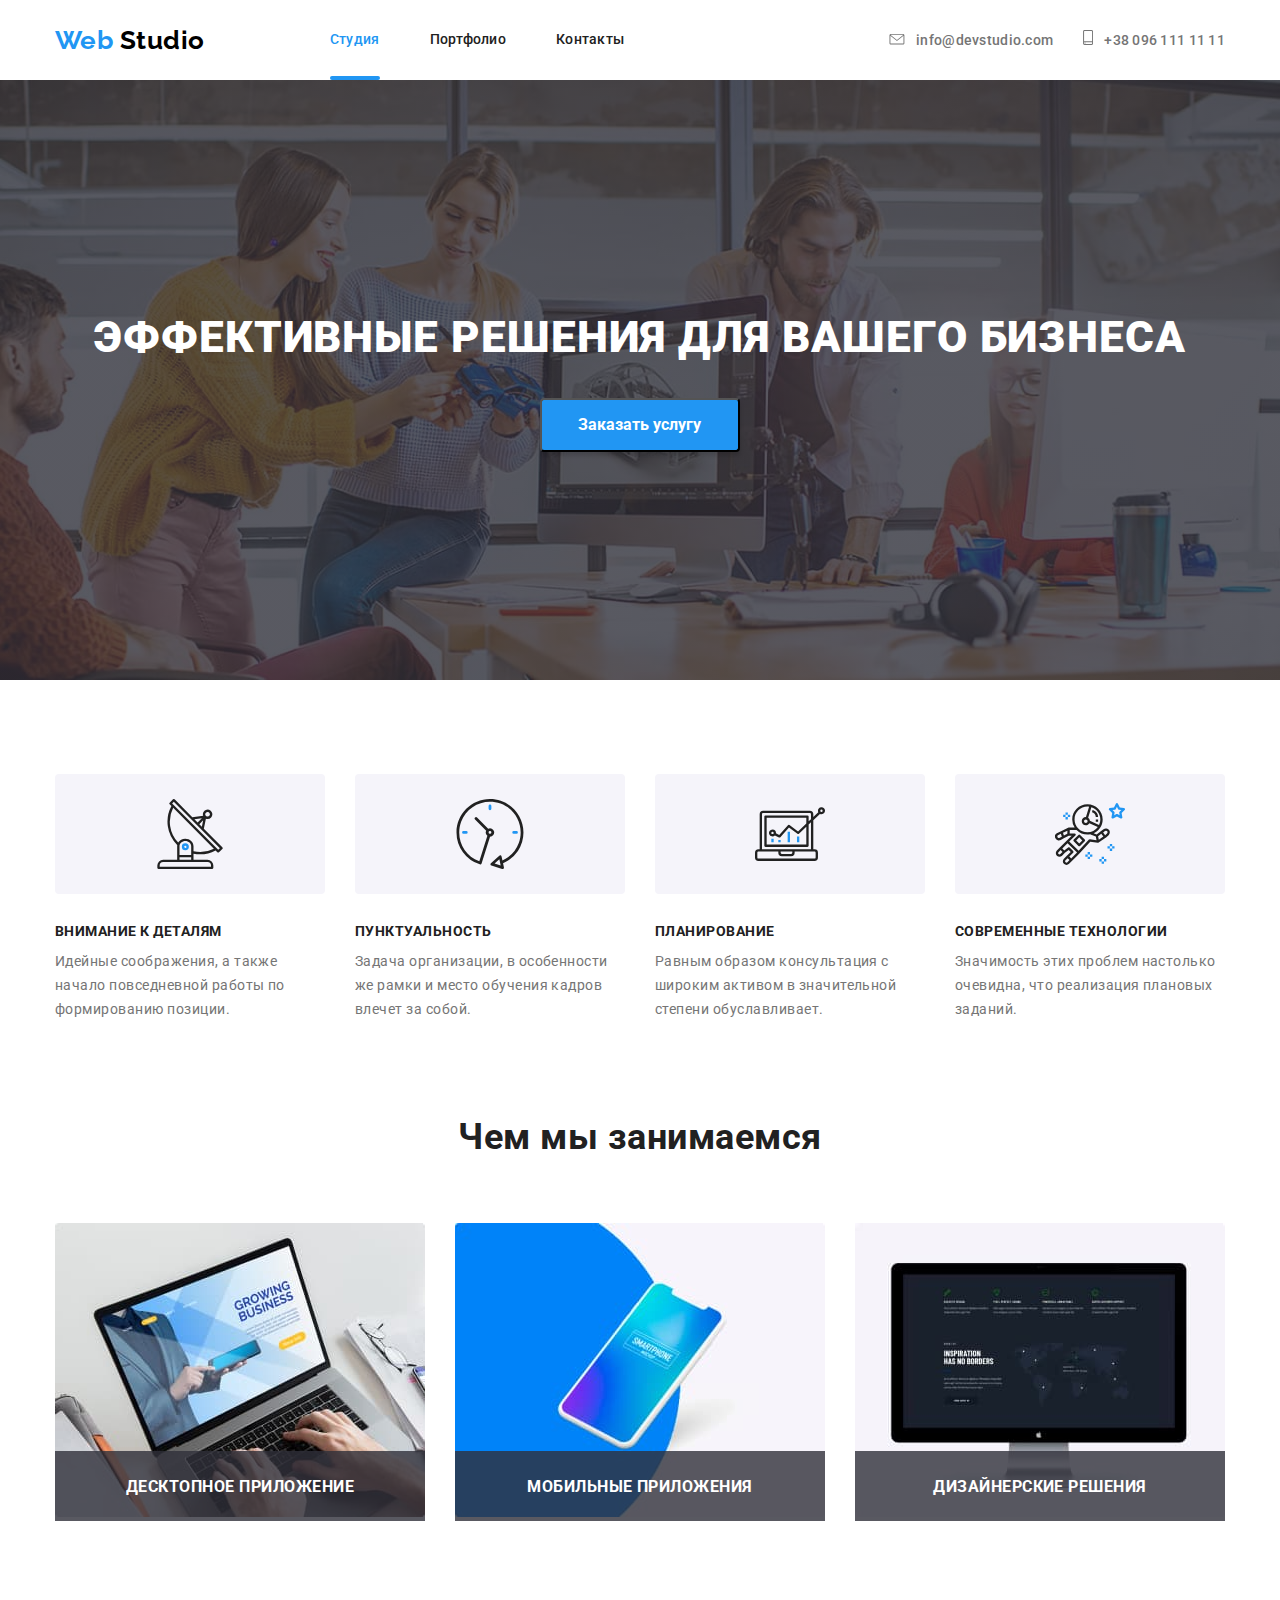
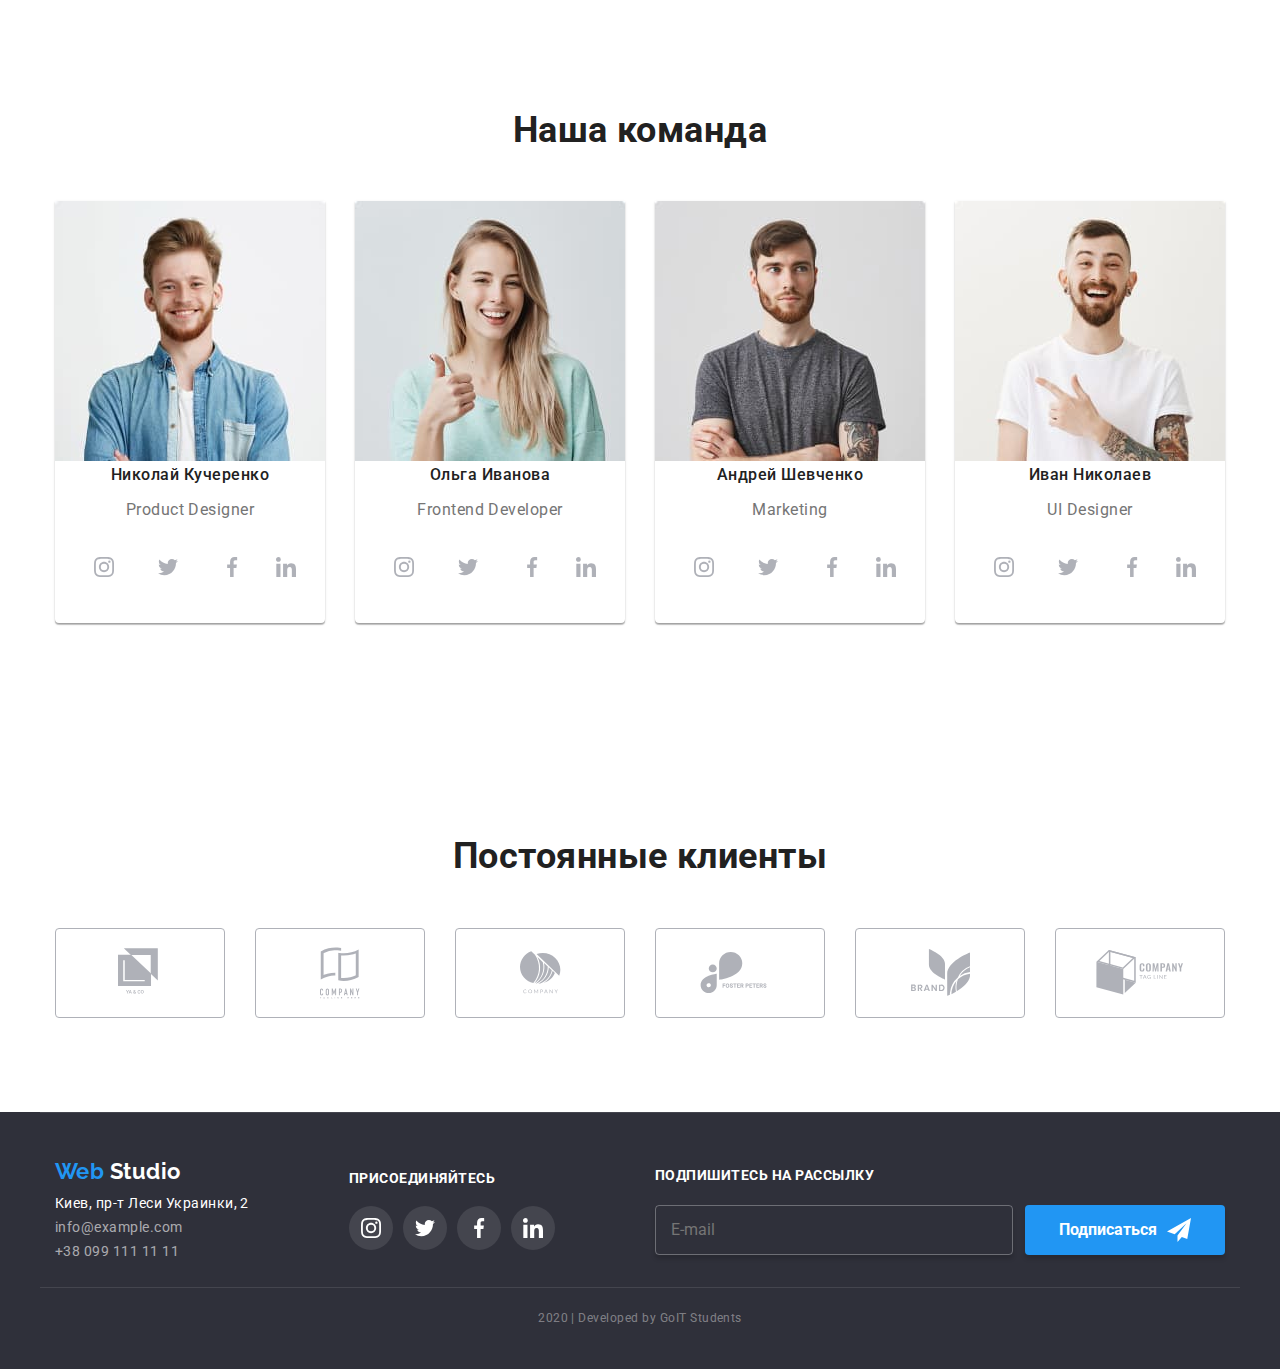
<file: index.html>
<!DOCTYPE html>
<html lang="ru">
  <head>
    <meta charset="UTF-8" />
    <meta name="viewport" content="width=device-width, initial-scale=1.0" />
    <title>Web Studio</title>
    <link
      href="https://fonts.googleapis.com/css2?family=Raleway:wght@700&family=Roboto:wght@400;700;900&display=swap"
      rel="stylesheet"
    />
    <link rel="stylesheet" href="./css/main.min.css" />
  </head>
  <body>
    <!--Шапка сайта-->
    <header class="page-header">
      <div class="container header">
        <nav class="main-nav">
          <a class="header-logo" href="./"
            ><span class="logo-blue-part">Web </span>Studio</a
          >
          <ul class="list">
            <li class="item">
              <a class="header-link current" href="#">Студия</a>
            </li>
            <li class="item">
              <a class="header-link" href="./portfolio.html">Портфолио</a>
            </li>
            <li class="item"><a class="header-link" href="#">Контакты</a></li>
          </ul>
        </nav>
        <address class="header-address">
          <ul class="list header-address">
            <li>
              <a class="header-link address" href="mailto:info@devstudio.com"
                ><svg class="header-icon mail">
                  <use href="./images/symbol-defs.svg#envelope-icon"></use></svg
                >info@devstudio.com</a
              >
            </li>
            <li>
              <a class="header-link address" href="tel:+380961111111"
                ><svg class="header-icon phone">
                  <use href="./images/symbol-defs.svg#smartphone"></use></svg
                >+38 096 111 11 11</a
              >
            </li>
          </ul>
        </address>
      </div>
    </header>
    <main>
      <!--Герой-->
      
        <section class="section-hero">
          <div class="section-text">
            <h1 class="hero-title">Эффективные решения для вашего бизнеса</h1>
            <button data-open-modal class="hero-button" href="#">
              Заказать услугу
            </button>
          </div>
          <div role="group" class="backdrop is-hidden" data-backdrop>
              <form class="modal js-speaker-form" autocomplete="off">
                <button data-close-modal class="close-button"><svg class="close-item">
                  <use href="./images/symbol-defs.svg#close"></use>
                </svg></button>
                <h2 class="form-title">Оставьте свои данные, мы вам перезвоним</h2>
                  <label class="form-field">
                    <input class="form-input" type="text" name="name" placeholder=" " autofocus /><span class="form-label">Имя</span><svg class="form-icon name">
                      <use href="./images/symbol-defs.svg#name"></use>
                    </svg></label>
                  <label class="form-field"><input class="form-input" type="tel" name="tel" placeholder=" " /><span class="form-label">Телефон</span><svg class="form-icon tel">
                    <use href="./images/symbol-defs.svg#tel"></use>
                  </svg></label>
                  <label class="form-field" for="e-mail"><input class="form-input" type="email" name="email" placeholder=" " /><span class="form-label">Почта</span><svg class="form-icon mail">
                    <use href="./images/symbol-defs.svg#mail"></use>
                  </svg></label>
                  <label class="form-field" for="comment"><textarea class="form-input textarea" name="comment" id="comment" rows="5" placeholder=" "></textarea><span class="form-comment">Комментарий</span></label>
                  <label class="form-field"
                      ><input class="checkbox" type="checkbox" name="policy" /><span class="check-icon" </span></span><span class="policy-text">Соглашаюсь с рассылкой и принимаю
                      <a class="policy-ref" href="#">Условия договора</a></span></label
                  >
                <div class="submit-form">
                  <button class="submit-button" type="submit">Отправить</button>
                </div>
              </form>
            </div>
          </div>
        </section>
        <!--Преимущества-->
        <section>
          <div class="container">
            <h2 class="features-title">Наши преимущества</h2>
            <ul class="features-list">
              <li class="feature-item">
                <div class="feature-icon-box">
                  <svg class="feature-icon">
                    <use href="./images/symbol-defs.svg#advantage-1"></use>
                  </svg>
                </div>
                <h3 class="feature-title">Внимание к деталям</h3>
                <p class="feature-text">
                  Идейные соображения, а также начало повседневной работы по
                  формированию позиции.
                </p>
              </li>
              <li class="feature-item">
                <div class="feature-icon-box">
                  <svg class="feature-icon">
                    <use href="./images/symbol-defs.svg#advantage-2"></use>
                  </svg>
                </div>
                <h3 class="feature-title">Пунктуальность</h3>
                <p class="feature-text">
                  Задача организации, в особенности же рамки и место обучения
                  кадров влечет за собой.
                </p>
              </li>
              <li class="feature-item">
                <div class="feature-icon-box">
                  <svg class="feature-icon">
                    <use href="./images/symbol-defs.svg#advantage-3"></use>
                  </svg>
                </div>
                <h3 class="feature-title">Планирование</h3>
                <p class="feature-text">
                  Равным образом консультация с широким активом в значительной
                  степени обуславливает.
                </p>
              </li>
              <li class="feature-item">
                <div class="feature-icon-box">
                  <svg class="feature-icon">
                    <use href="./images/symbol-defs.svg#advantage-4"></use>
                  </svg>
                </div>
                <h3 class="feature-title">Современные технологии</h3>
                <p class="feature-text">
                  Значимость этих проблем настолько очевидна, что реализация
                  плановых заданий.
                </p>
              </li>
            </ul>
          </div>
        </section>
      </div>
      <!--Наши услуги-->
      <section>
        <div class="container services">
          <h2 class="page-title">Чем мы занимаемся</h2>
          <ul class="services-list">
            <li class="services-item">
              <img src="./images/service-1.jpg" alt="" width="370" />
              <a class="services" href="#"
                ><div class="service-background">
                  <h3 class="services-title">Десктопное приложение</h3>
                </div></a
              >
            </li>
            <li class="services-item">
              <img src="./images/service-2.jpg" alt="" width="370" />
              <a class="services" href="#">
                <div class="service-background">
                  <h3 class="services-title">Мобильные приложения</h3>
                </div>
              </a>
            </li>
            <li class="services-item">
              <img src="./images/service-3.jpg" alt="" width="370" />
              <a class="services" href="#"
                ><div class="service-background">
                  <h3 class="services-title">Дизайнерские решения</h3>
                </div></a
              >
            </li>
          </ul>
        </div>
      </section>
      <!--Наша команда-->
      <section>
        <div class="container our-team">
          <h2 class="page-title">Наша команда</h2>
          <ul class="team-list">
            <li class="team-list-item">
              <img src="./images/team-card-1.jpg" alt="" width="270" />
              <h3 class="team-text name">Николай Кучеренко</h3>
              <p class="team-text position" lang="en">Product Designer</p>
              <ul class="social-media-list">
                <li>
                  <a class="social-media-box" href="#" aria-label="Instagram"
                    ><svg class="social-media-icon">
                      <use
                        href="./images/symbol-defs.svg#instagram-icon"
                      ></use></svg
                  ></a>
                </li>
                <li>
                  <a class="social-media-box" href="#" aria-label="Twitter"
                    ><svg class="social-media-icon">
                      <use
                        href="./images/symbol-defs.svg#twitter-icon"
                      ></use></svg
                  ></a>
                </li>
                <li>
                  <a class="social-media-box" href="#" aria-label="Facebook"
                    ><svg class="social-media-icon">
                      <use
                        href="./images/symbol-defs.svg#facebook-icon"
                      ></use></svg
                  ></a>
                </li>
                <li>
                  <a class="social-media-box" href="#" aria-label="Linkedin"
                    ><svg class="social-media-icon">
                      <use
                        href="./images/symbol-defs.svg#linkedin-icon"
                      ></use></svg
                  ></a>
                </li>
              </ul>
            </li>
            <li class="team-list-item">
              <img src="./images/team-card-2.jpg" alt="" width="270" />
              <h3 class="team-text name">Ольга Иванова</h3>
              <p class="team-text position" lang="en">Frontend Developer</p>
              <ul class="social-media-list">
                <li>
                  <a class="social-media-box" href="#" aria-label="Instagram"
                    ><svg class="social-media-icon">
                      <use
                        href="./images/symbol-defs.svg#instagram-icon"
                      ></use></svg
                  ></a>
                </li>
                <li>
                  <a class="social-media-box" href="#" aria-label="Twitter"
                    ><svg class="social-media-icon">
                      <use
                        href="./images/symbol-defs.svg#twitter-icon"
                      ></use></svg
                  ></a>
                </li>
                <li>
                  <a class="social-media-box" href="#" aria-label="Facebook"
                    ><svg class="social-media-icon">
                      <use
                        href="./images/symbol-defs.svg#facebook-icon"
                      ></use></svg
                  ></a>
                </li>
                <li>
                  <a class="social-media-box" href="#" aria-label="Linkedin"
                    ><svg class="social-media-icon">
                      <use
                        href="./images/symbol-defs.svg#linkedin-icon"
                      ></use></svg
                  ></a>
                </li>
              </ul>
            </li>
            <li class="team-list-item">
              <img src="./images/team-card-3.jpg" alt="" width="270" />
              <h3 class="team-text name">Андрей Шевченко</h3>
              <p class="team-text position" lang="en">Marketing</p>
              <ul class="social-media-list">
                <li>
                  <a class="social-media-box" href="#" aria-label="Instagram"
                    ><svg class="social-media-icon">
                      <use
                        href="./images/symbol-defs.svg#instagram-icon"
                      ></use></svg
                  ></a>
                </li>
                <li>
                  <a class="social-media-box" href="#" aria-label="Twitter"
                    ><svg class="social-media-icon">
                      <use
                        href="./images/symbol-defs.svg#twitter-icon"
                      ></use></svg
                  ></a>
                </li>
                <li>
                  <a class="social-media-box" href="#" aria-label="Facebook"
                    ><svg class="social-media-icon">
                      <use
                        href="./images/symbol-defs.svg#facebook-icon"
                      ></use></svg
                  ></a>
                </li>
                <li>
                  <a class="social-media-box" href="#" aria-label="Linkedin"
                    ><svg class="social-media-icon">
                      <use
                        href="./images/symbol-defs.svg#linkedin-icon"
                      ></use></svg
                  ></a>
                </li>
              </ul>
            </li>
            <li class="team-list-item">
              <img src="./images/team-card-4.jpg" alt="" width="270" />
              <h3 class="team-text name">Иван Николаев</h3>
              <p class="team-text position" lang="en">UI Designer</p>
              <ul class="social-media-list">
                <li>
                  <a class="social-media-box" href="#" aria-label="Instagram"
                    ><svg class="social-media-icon">
                      <use
                        href="./images/symbol-defs.svg#instagram-icon"
                      ></use></svg
                  ></a>
                </li>
                <li>
                  <a class="social-media-box" href="#" aria-label="Twitter"
                    ><svg class="social-media-icon">
                      <use
                        href="./images/symbol-defs.svg#twitter-icon"
                      ></use></svg
                  ></a>
                </li>
                <li>
                  <a class="social-media-box" href="#" aria-label="Facebook"
                    ><svg class="social-media-icon">
                      <use
                        href="./images/symbol-defs.svg#facebook-icon"
                      ></use></svg
                  ></a>
                </li>
                <li>
                  <a class="social-media-box" href="#" aria-label="Linkedin"
                    ><svg class="social-media-icon">
                      <use
                        href="./images/symbol-defs.svg#linkedin-icon"
                      ></use></svg
                  ></a>
                </li>
              </ul>
            </li>
          </ul>
        </div>
      </section>
      <!--Постоянные клиенты-->
      <section>
        <div class="container">
          <h2 class="page-title clients">Постоянные клиенты</h2>
          <ul class="our-clients">
            <li>
              <a class="clients-box" href="#" aria-label="Первая компания"
                ><svg class="company-icon first">
                  <use href="./images/symbol-defs.svg#logo-1"></use></svg
              ></a>
            </li>
            <li>
              <a class="clients-box" href="#" aria-label="Вторая компания"
                ><svg class="company-icon second">
                  <use href="./images/symbol-defs.svg#logo-2"></use></svg
              ></a>
            </li>
            <li>
              <a class="clients-box" href="#" aria-label="Третья компания"
                ><svg class="company-icon third">
                  <use href="./images/symbol-defs.svg#logo-3"></use></svg
              ></a>
            </li>
            <li>
              <a class="clients-box" href="#" aria-label="Четвертая компания"
                ><svg class="company-icon fourth">
                  <use href="./images/symbol-defs.svg#logo-4"></use></svg
              ></a>
            </li>
            <li>
              <a class="clients-box" href="#" aria-label="Пятая компания"
                ><svg class="company-icon fifth">
                  <use href="./images/symbol-defs.svg#logo-5"></use></svg
              ></a>
            </li>
            <li>
              <a class="clients-box" href="#" aria-label="Шестая компания"
                ><svg class="company-icon sixth">
                  <use href="./images/symbol-defs.svg#logo-6"></use></svg
              ></a>
            </li>
          </ul>
        </div>
      </section>
    </main>
    <!--Футер-->
    <footer>
      <div class="container footer">
        <div>
          <p class="footer-logo">
            <span class="logo-blue-part">Web </span>Studio
          </p>
          <address class="footer-address">
            <a
              class="street-address"
              href="https://goo.gl/maps/AHvPFj1Ru8a15xB27"
              >Киев, пр-т Леси Украинки, 2</a
            ><br />
            <a class="footer-contact" href="mailto:info@example.com">
              info@example.com </a
            ><br />
            <a class="footer-contact" href="tel:+380961111111">
              +38 099 111 11 11</a
            >
          </address>
        </div>
        <div>
          <h2 class="footer-invitations">Присоединяйтесь</h2>
          <ul class="footer-invitations-list">
            <li>
              <a class="footer-sm-box" href="#" aria-label="Instagram"
                ><svg class="footer-sm-icon">
                  <use
                    href="./images/symbol-defs.svg#instagram-icon"
                  ></use></svg
              ></a>
            </li>
            <li>
              <a class="footer-sm-box" href="#" aria-label="Twitter"
                ><svg class="footer-sm-icon">
                  <use href="./images/symbol-defs.svg#twitter-icon"></use></svg
              ></a>
            </li>
            <li>
              <a class="footer-sm-box" href="#" aria-label="Facebook"
                ><svg class="footer-sm-icon">
                  <use href="./images/symbol-defs.svg#facebook-icon"></use></svg
              ></a>
            </li>
            <li>
              <a class="footer-sm-box" href="#" aria-label="Linkedin"
                ><svg class="footer-sm-icon">
                  <use href="./images/symbol-defs.svg#linkedin-icon"></use></svg
              ></a>
            </li>
          </ul>
        </div>
        <div role="group">
          <form class="footer-form">
            <div>
              <label class="footer-invitations" for="footer-email">Подпишитесь на рассылку</label>
              <input class="footer-input" type="email" name="email" id="footer-email" placeholder="E-mail" />
            </div>
            <button class="subscribe-button" type="submit" >
              <span>Подписаться</span>
              <svg class="footer-subscribe-icon">
                <use href="./images/symbol-defs.svg#subscribe-icon"></use>
            </button>
          </form>
        </div>
      </div>
      <p class="developer-name">2020 | Developed by GoIT Students</p>
    </footer>
    <script>
      const refs = {
        openModalBtn: document.querySelector("[data-open-modal]"),
        closeModalBtn: document.querySelector("[data-close-modal]"),
        backdrop: document.querySelector("[data-backdrop]"),
      };

      refs.openModalBtn.addEventListener("click", toggleModal);
      refs.closeModalBtn.addEventListener("click", toggleModal);

      refs.backdrop.addEventListener("click", logBackdropClick);

      function toggleModal() {
        refs.backdrop.classList.toggle("is-hidden");
      }

      function logBackdropClick() {
        console.log("Это клик в бекдроп");
      }
    </script>
    <script>
      (() => {
        document
          .querySelector(".js-speaker-form")
          .addEventListener("submit", (e) => {
            e.preventDefault();

            new FormData(e.currentTarget).forEach((value, name) =>
              console.log(`${name}: ${value}`)
            );

            e.currentTarget.reset();
          });
      })();
    </script>
  </body>
</html>
</file>
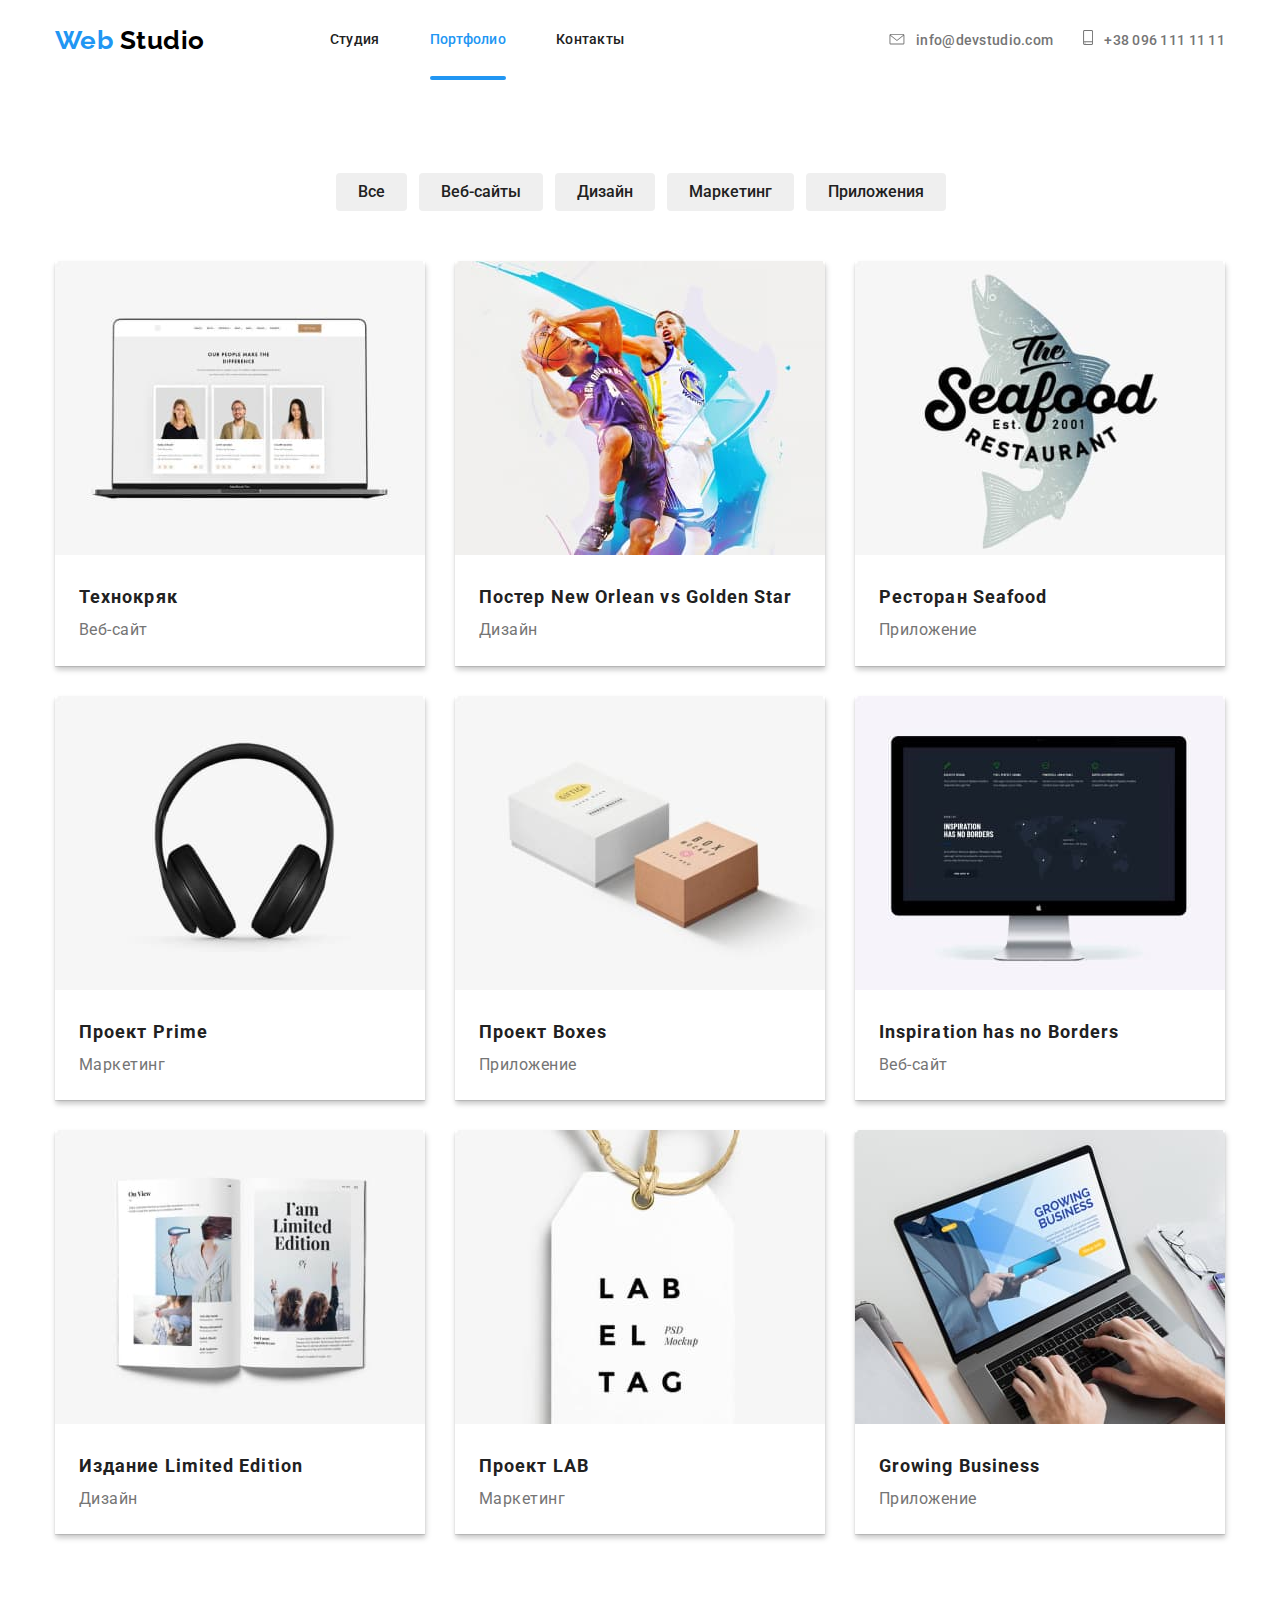
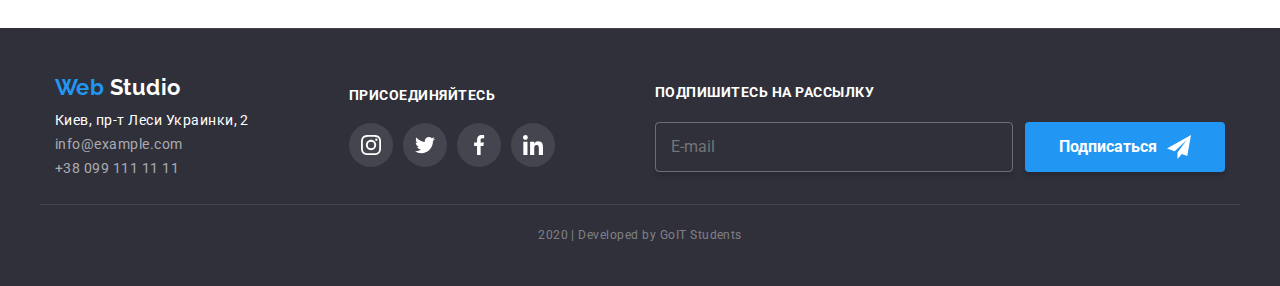
<file: portfolio.html>
<!DOCTYPE html>
<html lang="ru">
  <head>
    <meta charset="UTF-8" />
    <meta name="viewport" content="width=device-width, initial-scale=1.0" />
    <title>Portfolio</title>
    <link
      href="https://fonts.googleapis.com/css2?family=Raleway:wght@700&family=Roboto:wght@400;700;900&display=swap"
      rel="stylesheet"
    />
    <link rel="stylesheet" href="./css/main.min.css" />
  </head>
  <body>
    <!--Шапка сайта-->
    <header class="page-header">
      <div class="container header">
        <nav class="main-nav">
          <a class="header-logo" href="./"
            ><span class="logo-blue-part">Web </span>Studio</a
          >
          <ul class="list">
            <li class="item">
              <a class="header-link" href="./index.html">Студия</a>
            </li>
            <li class="item">
              <a class="header-link current" href="./portfolio.html"
                >Портфолио</a
              >
            </li>
            <li class="item"><a class="header-link" href="#">Контакты</a></li>
          </ul>
        </nav>
        <address class="header-address">
          <ul class="list header-address">
            <li>
              <a class="header-link address" href="mailto:info@devstudio.com"
                ><svg class="header-icon mail">
                  <use href="./images/symbol-defs.svg#envelope-icon"></use></svg
                >info@devstudio.com</a
              >
            </li>
            <li>
              <a class="header-link address" href="tel:+380961111111"
                ><svg class="header-icon phone">
                  <use href="./images/symbol-defs.svg#smartphone"></use></svg
                >+38 096 111 11 11</a
              >
            </li>
          </ul>
        </address>
      </div>
    </header>
    <main>
      <!--Наши работы-->
      <div class="container projects">
        <h1>Примеры наших работ</h1>
        <ul class="projects-list">
          <li class="projects-list-item">
            <button class="page-filter" type="button">Все</button>
          </li>
          <li class="projects-list-item">
            <button class="page-filter" type="button">Веб-сайты</button>
          </li>
          <li class="projects-list-item">
            <button class="page-filter" type="button">Дизайн</button>
          </li>
          <li class="projects-list-item">
            <button class="page-filter" type="button">Маркетинг</button>
          </li>
          <li class="projects-list-item">
            <button class="page-filter" type="button">Приложения</button>
          </li>
        </ul>
        <ul class="project-examples">
          <li class="projects-examples-item">
            <a href="#">
              <div class="projects-examples-img">
                <img src="./images/project-1.jpg" alt="Технокряк" width="370" />
                <div class="project-overlay">
                  <p class="project-examples-text">
                    Технокряк это современная площадка распространения
                    коронавируса. Компании используют эту платформу для
                    цифрового шпионажа и атак на защищённые сервера конкурентов.
                  </p>
                </div>
              </div>
              <div class="projects-examples-title">
                <h2 class="portfolio-title">Технокряк</h2>
                <p class="project-examples-type">Веб-сайт</p>
              </div>
            </a>
          </li>
          <li class="projects-examples-item">
            <a href="#">
              <div class="projects-examples-img">
                <img
                  src="./images/project-2.jpg"
                  alt="Постер New Orlean vs Golden Star"
                  width="370"
                />
                <div class="project-overlay">
                  <p class="project-examples-text">
                    Технокряк это современная площадка распространения
                    коронавируса. Компании используют эту платформу для
                    цифрового шпионажа и атак на защищённые сервера конкурентов.
                  </p>
                </div>
              </div>
              <div class="projects-examples-title">
                <h2 class="portfolio-title">
                  Постер New Orlean vs Golden Star
                </h2>
                <p class="project-examples-type">Дизайн</p>
              </div>
            </a>
          </li>
          <li class="projects-examples-item">
            <a href="#">
              <div class="projects-examples-img">
                <img
                  src="./images/project-3.jpg"
                  alt="Ресторан Seafood"
                  width="370"
                />
                <div class="project-overlay">
                  <p class="project-examples-text">
                    Технокряк это современная площадка распространения
                    коронавируса. Компании используют эту платформу для
                    цифрового шпионажа и атак на защищённые сервера конкурентов.
                  </p>
                </div>
              </div>
              <div class="projects-examples-title">
                <h2 class="portfolio-title">Ресторан Seafood</h2>
                <p class="project-examples-type">Приложение</p>
              </div>
            </a>
          </li>
          <li class="projects-examples-item">
            <a href="#">
              <div class="projects-examples-img">
                <img
                  src="./images/project-4.jpg"
                  alt="Проект Prime"
                  width="370"
                />
                <div class="project-overlay">
                  <p class="project-examples-text">
                    Технокряк это современная площадка распространения
                    коронавируса. Компании используют эту платформу для
                    цифрового шпионажа и атак на защищённые сервера конкурентов.
                  </p>
                </div>
              </div>
              <div class="projects-examples-title">
                <h2 class="portfolio-title">Проект Prime</h2>
                <p class="project-examples-type">Маркетинг</p>
              </div>
            </a>
          </li>
          <li class="projects-examples-item">
            <a href="#">
              <div class="projects-examples-img">
                <img
                  src="./images/project-5.jpg"
                  alt="Проект Boxes"
                  width="370"
                />
                <div class="project-overlay">
                  <p class="project-examples-text">
                    Технокряк это современная площадка распространения
                    коронавируса. Компании используют эту платформу для
                    цифрового шпионажа и атак на защищённые сервера конкурентов.
                  </p>
                </div>
              </div>
              <div class="projects-examples-title">
                <h2 class="portfolio-title">Проект Boxes</h2>
                <p class="project-examples-type">Приложение</p>
              </div>
            </a>
          </li>
          <li class="projects-examples-item">
            <a href="#">
              <div class="projects-examples-img">
                <img
                  src="./images/project-6.jpg"
                  alt="Inspiration has no Borders"
                  width="370"
                />
                <div class="project-overlay">
                  <p class="project-examples-text">
                    Технокряк это современная площадка распространения
                    коронавируса. Компании используют эту платформу для
                    цифрового шпионажа и атак на защищённые сервера конкурентов.
                  </p>
                </div>
              </div>
              <div class="projects-examples-title">
                <h2 class="portfolio-title" lang="en">
                  Inspiration has no Borders
                </h2>
                <p class="project-examples-type">Веб-сайт</p>
              </div>
            </a>
          </li>
          <li class="projects-examples-item">
            <a href="#">
              <div class="projects-examples-img">
                <img
                  src="./images/project-7.jpg"
                  alt="Издание Limited Edition"
                  width="370"
                />
                <div class="project-overlay">
                  <p class="project-examples-text">
                    Технокряк это современная площадка распространения
                    коронавируса. Компании используют эту платформу для
                    цифрового шпионажа и атак на защищённые сервера конкурентов.
                  </p>
                </div>
              </div>
              <div class="projects-examples-title">
                <h2 class="portfolio-title">Издание Limited Edition</h2>
                <p class="project-examples-type">Дизайн</p>
              </div>
            </a>
          </li>
          <li class="projects-examples-item">
            <a href="#">
              <div class="projects-examples-img">
                <img
                  src="./images/project-8.jpg"
                  alt="Проект LAB"
                  width="370"
                />
                <div class="project-overlay">
                  <p class="project-examples-text">
                    Технокряк это современная площадка распространения
                    коронавируса. Компании используют эту платформу для
                    цифрового шпионажа и атак на защищённые сервера конкурентов.
                  </p>
                </div>
              </div>
              <div class="projects-examples-title">
                <h2 class="portfolio-title">Проект LAB</h2>
                <p class="project-examples-type">Маркетинг</p>
              </div>
            </a>
          </li>
          <li class="projects-examples-item">
            <a href="#">
              <div class="projects-examples-img">
                <img
                  src="./images/project-9.jpg"
                  alt="Growing Business"
                  width="370"
                />
                <div class="project-overlay">
                  <p class="project-examples-text">
                    Технокряк это современная площадка распространения
                    коронавируса. Компании используют эту платформу для
                    цифрового шпионажа и атак на защищённые сервера конкурентов.
                  </p>
                </div>
              </div>

              <div class="projects-examples-title">
                <h2 class="portfolio-title" lang="en">Growing Business</h2>
                <p class="project-examples-type">Приложение</p>
              </div>
            </a>
          </li>
        </ul>
      </div>
    </main>

    <!--Футер-->
    <footer>
      <div class="container footer">
        <div>
          <p class="footer-logo">
            <span class="logo-blue-part">Web </span>Studio
          </p>
          <address class="footer-address">
            <a
              class="street-address"
              href="https://goo.gl/maps/AHvPFj1Ru8a15xB27"
              >Киев, пр-т Леси Украинки, 2</a
            ><br />
            <a class="footer-contact" href="mailto:info@example.com">
              info@example.com </a
            ><br />
            <a class="footer-contact" href="tel:+380961111111">
              +38 099 111 11 11</a
            >
          </address>
        </div>
        <div>
          <h2 class="footer-invitations">Присоединяйтесь</h2>
          <ul class="footer-invitations-list">
            <li>
              <a class="footer-sm-box" href="#" aria-label="Instagram"
                ><svg class="footer-sm-icon">
                  <use
                    href="./images/symbol-defs.svg#instagram-icon"
                  ></use></svg
              ></a>
            </li>
            <li>
              <a class="footer-sm-box" href="#" aria-label="Twitter"
                ><svg class="footer-sm-icon">
                  <use href="./images/symbol-defs.svg#twitter-icon"></use></svg
              ></a>
            </li>
            <li>
              <a class="footer-sm-box" href="#" aria-label="Facebook"
                ><svg class="footer-sm-icon">
                  <use href="./images/symbol-defs.svg#facebook-icon"></use></svg
              ></a>
            </li>
            <li>
              <a class="footer-sm-box" href="#" aria-label="Linkedin"
                ><svg class="footer-sm-icon">
                  <use href="./images/symbol-defs.svg#linkedin-icon"></use></svg
              ></a>
            </li>
          </ul>
        </div>
        <div role="group">
          <form class="footer-form">
            <div>
              <label class="footer-invitations" for="footer-email"
                >Подпишитесь на рассылку</label
              >
              <input
                class="footer-input"
                type="email"
                name="email"
                id="footer-email"
                placeholder="E-mail"
              />
            </div>
            <button class="subscribe-button" type="submit">
              <span>Подписаться</span>
              <svg class="footer-subscribe-icon">
                <use href="./images/symbol-defs.svg#subscribe-icon"></use>
            </button>
          </form>
        </div>
      </div>
      <p class="developer-name">2020 | Developed by GoIT Students</p>
    </footer>
    <script>
      const refs = {
        openModalBtn: document.querySelector("[data-open-modal]"),
        closeModalBtn: document.querySelector("[data-close-modal]"),
        backdrop: document.querySelector("[data-backdrop]"),
      };

      refs.openModalBtn.addEventListener("click", toggleModal);
      refs.closeModalBtn.addEventListener("click", toggleModal);

      refs.backdrop.addEventListener("click", logBackdropClick);

      function toggleModal() {
        refs.backdrop.classList.toggle("is-hidden");
      }

      function logBackdropClick() {
        console.log("Это клик в бекдроп");
      }
    </script>
    <script>
      (() => {
        document
          .querySelector(".js-speaker-form")
          .addEventListener("submit", (e) => {
            e.preventDefault();

            new FormData(e.currentTarget).forEach((value, name) =>
              console.log(`${name}: ${value}`)
            );

            e.currentTarget.reset();
          });
      })();
    </script>
  </body>
</html>
</file>
<file: css/main.min.css>
:root{-webkit-box-sizing:border-box;box-sizing:border-box}*,*::before,*::after{-webkit-box-sizing:inherit;box-sizing:inherit}li{list-style:none}a{text-decoration:none}h1,h2,h3,h4{margin-top:0;margin-bottom:0}.header-logo,.footer-logo{font-family:Raleway;font-weight:700;line-height:1.19}/*! modern-normalize v0.7.0 | MIT License | https://github.com/sindresorhus/modern-normalize */*,*::before,*::after{-webkit-box-sizing:border-box;box-sizing:border-box}:root{-moz-tab-size:4;-o-tab-size:4;tab-size:4}html{line-height:1.15;-webkit-text-size-adjust:100%}body{margin:0}body{font-family:system-ui,-apple-system,"Segoe UI",Roboto,Helvetica,Arial,sans-serif,"Apple Color Emoji","Segoe UI Emoji"}hr{height:0}abbr[title]{-webkit-text-decoration:underline dotted;text-decoration:underline dotted}b,strong{font-weight:bolder}code,kbd,samp,pre{font-family:ui-monospace, SFMono-Regular, Consolas, "Liberation Mono", Menlo, monospace;font-size:1em}small{font-size:80%}sub,sup{font-size:75%;line-height:0;position:relative;vertical-align:baseline}sub{bottom:-0.25em}sup{top:-0.5em}button,input,optgroup,select,textarea{font-family:inherit;font-size:100%;line-height:1.15;margin:0}button,select{text-transform:none}button,[type="button"],[type="reset"],[type="submit"]{-webkit-appearance:button}button::-moz-focus-inner,[type="button"]::-moz-focus-inner,[type="reset"]::-moz-focus-inner,[type="submit"]::-moz-focus-inner{border-style:none;padding:0}button:-moz-focusring,[type="button"]:-moz-focusring,[type="reset"]:-moz-focusring,[type="submit"]:-moz-focusring{outline:1px dotted ButtonText}legend{padding:0}progress{vertical-align:baseline}[type="number"]::-webkit-inner-spin-button,[type="number"]::-webkit-outer-spin-button{height:auto}[type="search"]{-webkit-appearance:textfield;outline-offset:-2px}[type="search"]::-webkit-search-decoration{-webkit-appearance:none}::-webkit-file-upload-button{-webkit-appearance:button;font:inherit}summary{display:list-item}body{font-family:Roboto,sans-serif;letter-spacing:.03em;background-color:#fff;color:#757575;padding-top:80px;margin:0px}.page-header{position:fixed;top:0;left:0;width:100%;height:80px;background-color:#fff;z-index:9}.container{width:1200px;padding-left:15px;padding-right:15px;margin:auto}.header{display:-webkit-box;display:-ms-flexbox;display:flex;-webkit-box-align:center;-ms-flex-align:center;align-items:center;-webkit-box-pack:center;-ms-flex-pack:center;justify-content:center}.container .header ul{margin-top:0;margin-bottom:0}.main-nav{display:-webkit-box;display:-ms-flexbox;display:flex;-webkit-box-align:center;-ms-flex-align:center;align-items:center;-webkit-box-pack:center;-ms-flex-pack:center;justify-content:center}.list{display:-webkit-box;display:-ms-flexbox;display:flex;margin-top:0;margin-bottom:0}.list .item+.item{margin-left:50px}.header-link{font-weight:500;font-size:14px;line-height:1.14;letter-spacing:0.02em;color:#212121;-webkit-transition:color 250ms cubic-bezier(0.4, 0, 0.2, 1);transition:color 250ms cubic-bezier(0.4, 0, 0.2, 1)}.header-link:hover,.header-link:focus{color:#2196f3}.header-link.current{color:#2196f3}.header-link.current::after{content:"";display:block;margin-top:28px;background-color:#2196f3;width:100%;height:4px;border-radius:2px}.main-nav .header-link{display:block;-webkit-box-align:center;-ms-flex-align:center;align-items:center;-webkit-box-pack:center;-ms-flex-pack:center;justify-content:center;padding-top:32px;padding-bottom:0px}.header-address{display:-webkit-box;display:-ms-flexbox;display:flex;-webkit-box-align:center;-ms-flex-align:center;align-items:center;-webkit-box-pack:center;-ms-flex-pack:center;justify-content:center;margin-left:auto}.header-address .header-address li+li{margin-left:30px}.address{color:#757575;font-style:normal}.mail{width:16px;height:11.2px;margin-right:11px}.phone{width:10px;height:15px;margin-right:11px}.header-icon{fill:#757575;-webkit-transition:fill 250ms cubic-bezier(0.4, 0, 0.2, 1);transition:fill 250ms cubic-bezier(0.4, 0, 0.2, 1)}.header-link:hover .header-icon{fill:#2196f3}.header-link:focus .header-icon{fill:#2196f3}.header-logo{margin-right:85px;font-size:26px;color:#000}.logo-blue-part{color:#2196f3}.footer-logo{font-size:22px;color:#fff;margin:0;margin-bottom:8px}.section-hero{display:-webkit-box;display:-ms-flexbox;display:flex;-webkit-box-align:center;-ms-flex-align:center;align-items:center;-webkit-box-pack:center;-ms-flex-pack:center;justify-content:center;justify-content:center;max-width:1600px;height:600px;margin-right:auto;margin-left:auto;background-image:-webkit-gradient(linear, left top, right top, from(rgba(47,48,58,0.8)), to(rgba(47,48,58,0.8))),url("../images/header-background.jpg");background-image:linear-gradient(to right, rgba(47,48,58,0.8), rgba(47,48,58,0.8)),url("../images/header-background.jpg");background-repeat:no-repeat;background-size:cover;background-position:center;background-color:#757575}.section-text{text-align:center;color:#fff;letter-spacing:0.06em}.hero-title{margin-bottom:30px;font-weight:900;font-size:44px;line-height:1.36;text-transform:uppercase}.hero-button{display:inline-block;-webkit-box-align:center;-ms-flex-align:center;align-items:center;-webkit-box-pack:center;-ms-flex-pack:center;justify-content:center;border-radius:4px;padding:10px 32px;min-width:200px;background-color:#2196f3;-webkit-box-shadow:0px 4px 4px rgba(0,0,0,0.15);box-shadow:0px 4px 4px rgba(0,0,0,0.15);font-weight:700;font-size:16px;line-height:1.87;color:inherit;text-align:center}.backdrop{position:fixed;top:0;left:0;width:100%;height:100%;background-color:rgba(0,0,0,0.2);z-index:10;opacity:1;-webkit-transform:scale(1, 1);transform:scale(1, 1);-webkit-transition:-webkit-transform 250ms cubic-bezier(0.4, 0, 0.2, 1);transition:-webkit-transform 250ms cubic-bezier(0.4, 0, 0.2, 1);transition:transform 250ms cubic-bezier(0.4, 0, 0.2, 1);transition:transform 250ms cubic-bezier(0.4, 0, 0.2, 1), -webkit-transform 250ms cubic-bezier(0.4, 0, 0.2, 1);-webkit-transition:opacity 250ms cubic-bezier(0.4, 0, 0.2, 1);transition:opacity 250ms cubic-bezier(0.4, 0, 0.2, 1)}.backdrop.is-hidden{opacity:0;-webkit-transform:scale(1, 1);transform:scale(1, 1);pointer-events:none}.modal{position:absolute;left:50%;top:50%;-webkit-transform:translate(-50%, -50%) scale(1, 1);transform:translate(-50%, -50%) scale(1, 1);opacity:1;width:528px;height:581px;padding:40px;background-color:#fff;-webkit-transition:opacity 250ms cubic-bezier(0.4, 0, 0.2, 1);transition:opacity 250ms cubic-bezier(0.4, 0, 0.2, 1);-webkit-transition:-webkit-transform 250ms cubic-bezier(0.4, 0, 0.2, 1);transition:-webkit-transform 250ms cubic-bezier(0.4, 0, 0.2, 1);transition:transform 250ms cubic-bezier(0.4, 0, 0.2, 1);transition:transform 250ms cubic-bezier(0.4, 0, 0.2, 1), -webkit-transform 250ms cubic-bezier(0.4, 0, 0.2, 1)}.backdrop.is-hidden .modal{-webkit-transform:translate(-50%, -50%) scale(0, 0);transform:translate(-50%, -50%) scale(0, 0)}.close-button{position:absolute;top:8px;right:8px;display:-webkit-box;display:-ms-flexbox;display:flex;-webkit-box-align:center;-ms-flex-align:center;align-items:center;-webkit-box-pack:center;-ms-flex-pack:center;justify-content:center;width:30px;height:30px;background-color:#fff;border:1px solid rgba(0,0,0,0.1);border-radius:100px;-webkit-transition:fill 250ms cubic-bezier(0.4, 0, 0.2, 1);transition:fill 250ms cubic-bezier(0.4, 0, 0.2, 1)}.close-item{margin:auto;width:17px;height:17px}.close-button:focus .close-item{fill:#2196f3}.form-title{margin-bottom:30px;font-weight:bold;font-size:20px;line-height:1.15;text-align:center;color:#212121;text-shadow:0px 4px 4px rgba(0,0,0,0.25),0px 4px 4px rgba(0,0,0,0.25)}.form-field{position:relative;display:-webkit-box;display:-ms-flexbox;display:flex;-webkit-box-align:center;-ms-flex-align:center;align-items:center;-webkit-box-pack:center;-ms-flex-pack:center;justify-content:center;justify-content:center;width:100%}.form-field:nth-child(-n+5){margin-bottom:28px}.form-field:nth-child(6){margin-bottom:20px}.form-input{width:100%;padding-top:12px;padding-bottom:12px;padding-left:42px;border:1px solid rgba(33,33,33,0.2);border-radius:4px;outline:none;-webkit-transition:border 250ms cubic-bezier(0.4, 0, 0.2, 1);transition:border 250ms cubic-bezier(0.4, 0, 0.2, 1)}.form-input:focus{border:1px solid #2196f3}.textarea{resize:none;padding-left:16px}.form-label{position:absolute;top:50%;left:42px;-webkit-transform:translateY(-50%);transform:translateY(-50%);font-size:14px;line-height:1.14;letter-spacing:0.01em;color:#757575;-webkit-transition:-webkit-transform 250ms cubic-bezier(0.4, 0, 0.2, 1);transition:-webkit-transform 250ms cubic-bezier(0.4, 0, 0.2, 1);transition:transform 250ms cubic-bezier(0.4, 0, 0.2, 1);transition:transform 250ms cubic-bezier(0.4, 0, 0.2, 1), -webkit-transform 250ms cubic-bezier(0.4, 0, 0.2, 1)}.form-input:focus+.form-label,.form-input:not(:placeholder-shown)+.form-label{color:#2196f3;-webkit-transform:translate(-26px, -40px);transform:translate(-26px, -40px)}.form-comment{position:absolute;top:12px;left:16px;font-size:14px;line-height:1.14;letter-spacing:0.01em;color:#757575;-webkit-transition:-webkit-transform 250ms cubic-bezier(0.4, 0, 0.2, 1);transition:-webkit-transform 250ms cubic-bezier(0.4, 0, 0.2, 1);transition:transform 250ms cubic-bezier(0.4, 0, 0.2, 1);transition:transform 250ms cubic-bezier(0.4, 0, 0.2, 1), -webkit-transform 250ms cubic-bezier(0.4, 0, 0.2, 1)}.form-input:focus+.form-comment,.form-input:not(:placeholder-shown)+.form-comment{color:#2196f3;-webkit-transform:translate(0px, -35px);transform:translate(0px, -35px)}.form-icon{position:absolute;top:50%;left:16px;-webkit-transform:translateY(-50%);transform:translateY(-50%);fill:#757575;-webkit-transition:fill 250ms cubic-bezier(0.4, 0, 0.2, 1);transition:fill 250ms cubic-bezier(0.4, 0, 0.2, 1)}.form-field:focus-within>.form-icon{fill:#2196f3}.form-field .name{width:12px;height:12px}.form-field .tel{width:13px;height:13px}.form-field .mail{width:15px;height:12px}.policy-text{margin-left:8px;font-size:14px;line-height:1.71;text-shadow:0px 4px 4px rgba(0,0,0,0.25)}.checkbox{position:absolute;width:1px;height:1px;margin:-1px;border:0;padding:0;clip:rect(0 0 0 0);overflow:hidden}.check-icon{position:absolute;left:0%;top:50%;-webkit-transform:translateY(-50%);transform:translateY(-50%);width:15px;height:15px;background-color:#fff;border:2px solid #757575;-webkit-transition:background-color 250ms cubic-bezier(0.4, 0, 0.2, 1);transition:background-color 250ms cubic-bezier(0.4, 0, 0.2, 1);-webkit-transition:border 250ms cubic-bezier(0.4, 0, 0.2, 1);transition:border 250ms cubic-bezier(0.4, 0, 0.2, 1)}.checkbox:checked+.check-icon{background-color:#2196f3;background-image:url(../images/icon-check.svg);background-size:contain;background-origin:border-box;border:1px solid #2196f3}.policy-ref{margin-top:20px;font-size:14px;line-height:1.71;text-shadow:0px 4px 4px rgba(0,0,0,0.25)}.submit-form{display:-webkit-box;display:-ms-flexbox;display:flex;-webkit-box-align:center;-ms-flex-align:center;align-items:center;-webkit-box-pack:center;-ms-flex-pack:center;justify-content:center;justify-content:center;margin-top:30px}.submit-button{border-radius:4px;padding:10px 55px;min-width:200px;background-color:#2196f3;-webkit-box-shadow:0px 4px 4px rgba(0,0,0,0.15);box-shadow:0px 4px 4px rgba(0,0,0,0.15);font-weight:700;font-size:16px;line-height:1.87;color:#fff;text-align:center;letter-spacing:0.06em}.features-list{display:-webkit-box;display:-ms-flexbox;display:flex;-webkit-box-align:center;-ms-flex-align:center;align-items:center;-webkit-box-pack:center;-ms-flex-pack:center;justify-content:center;-webkit-box-pack:justify;-ms-flex-pack:justify;justify-content:space-between;padding:0;margin-top:94px;margin-bottom:94px}.feature-item{width:277.5px}.feature-item:not(:last-child){margin-right:30px}.features-title{clip:rect(1px, 1px, 1px, 1px);height:1px;width:1px;overflow:hidden;position:absolute;white-space:nowrap}.feature-title{margin-top:30px;font-weight:700;font-size:14px;line-height:1.14;text-transform:uppercase;color:#212121}.feature-text{font-size:14px;line-height:1.71;margin:0;margin-top:10px}.feature-icon-box{display:-webkit-box;display:-ms-flexbox;display:flex;-webkit-box-align:center;-ms-flex-align:center;align-items:center;-webkit-box-pack:center;-ms-flex-pack:center;justify-content:center;justify-content:center;background-color:#f5f4fa;height:120px;margin:0;border-radius:4px}.feature-icon{width:70px;height:70px}.services{margin-bottom:94px}.services-list{display:-webkit-box;display:-ms-flexbox;display:flex;-webkit-box-align:center;-ms-flex-align:center;align-items:center;-webkit-box-pack:center;-ms-flex-pack:center;justify-content:center;-webkit-box-pack:justify;-ms-flex-pack:justify;justify-content:space-between;margin:-15px;margin-top:50px;padding-left:0}.services-item{position:relative;width:370px;margin:15px}.page-title{font-weight:700;font-size:36px;line-height:1.17;text-align:center;color:#212121}.services{text-align:center;font-weight:bold;font-size:14px;line-height:1.14;color:#fff}.service-background{position:absolute;display:block;-webkit-box-align:center;-ms-flex-align:center;align-items:center;-webkit-box-pack:center;-ms-flex-pack:center;justify-content:center;bottom:0;left:0;width:370px;height:70px;padding-top:27px;padding-bottom:27px;background:rgba(47,48,58,0.8)}.services-title{text-transform:uppercase}.our-team{display:block;-webkit-box-align:center;-ms-flex-align:center;align-items:center;-webkit-box-pack:center;-ms-flex-pack:center;justify-content:center;padding-top:94px;padding-bottom:94px;margin-bottom:94px}.team-list{display:-webkit-box;display:-ms-flexbox;display:flex;-webkit-box-align:center;-ms-flex-align:center;align-items:center;-webkit-box-pack:center;-ms-flex-pack:center;justify-content:center;-webkit-box-pack:justify;-ms-flex-pack:justify;justify-content:space-between;padding:0;padding-bottom:24px;margin-top:50px;margin-bottom:0px}.team-list-item{width:277.5px;background:#fff;-webkit-box-shadow:0px 2px 1px rgba(0,0,0,0.2),0px 1px 1px rgba(0,0,0,0.14),0px 1px 3px rgba(0,0,0,0.12);box-shadow:0px 2px 1px rgba(0,0,0,0.2),0px 1px 1px rgba(0,0,0,0.14),0px 1px 3px rgba(0,0,0,0.12);border-radius:0px 0px 4px 4px}.team-list-item:not(:last-child){margin-right:30px}.team-text{font-size:16px;line-height:1.19;text-align:center}.name{color:#212121;font-weight:500;text-align:center}.social-media-list{display:-webkit-box;display:-ms-flexbox;display:flex;-webkit-box-align:center;-ms-flex-align:center;align-items:center;-webkit-box-pack:center;-ms-flex-pack:center;justify-content:center;padding:0px;margin-top:16px;margin-bottom:24px}.social-media-list li:not(:last-child){margin:10px}.social-media-icon{width:20px;height:20px;fill:#afb1b8;-webkit-transition:fill 250ms cubic-bezier(0.4, 0, 0.2, 1);transition:fill 250ms cubic-bezier(0.4, 0, 0.2, 1);-webkit-transition:-webkit-transform 250ms cubic-bezier(0.4, 0, 0.2, 1);transition:-webkit-transform 250ms cubic-bezier(0.4, 0, 0.2, 1);transition:transform 250ms cubic-bezier(0.4, 0, 0.2, 1);transition:transform 250ms cubic-bezier(0.4, 0, 0.2, 1), -webkit-transform 250ms cubic-bezier(0.4, 0, 0.2, 1)}.social-media-box:hover .social-media-icon{fill:#fff;-webkit-transform:rotate(360deg);transform:rotate(360deg)}.social-media-box:focus .social-media-icon{fill:#fff;-webkit-transform:rotate(360deg);transform:rotate(360deg)}.social-media-box{display:-webkit-box;display:-ms-flexbox;display:flex;-webkit-box-align:center;-ms-flex-align:center;align-items:center;-webkit-box-pack:center;-ms-flex-pack:center;justify-content:center;border-radius:100px;width:44px;height:44px;-webkit-transition:background-color 250ms cubic-bezier(0.4, 0, 0.2, 1);transition:background-color 250ms cubic-bezier(0.4, 0, 0.2, 1)}.social-media-box:hover,.social-media-box:focus{background-color:#2196f3}.our-clients{display:-webkit-box;display:-ms-flexbox;display:flex;-webkit-box-align:center;-ms-flex-align:center;align-items:center;-webkit-box-pack:center;-ms-flex-pack:center;justify-content:center;-webkit-box-pack:justify;-ms-flex-pack:justify;justify-content:space-between;padding:0;margin-top:50px;margin-bottom:94px}.our-clients li:not(:last-child){margin-right:30px}.clients-box{display:-webkit-box;display:-ms-flexbox;display:flex;-webkit-box-align:center;-ms-flex-align:center;align-items:center;-webkit-box-pack:center;-ms-flex-pack:center;justify-content:center;width:170px;height:90px;border-radius:4px;border:1px solid #afb1b8;-webkit-transition:border-color 250ms cubic-bezier(0.4, 0, 0.2, 1);transition:border-color 250ms cubic-bezier(0.4, 0, 0.2, 1)}.clients-box:hover{border-color:#2196f3}.company-icon{fill:#afb1b8;-webkit-transition:fill 250ms cubic-bezier(0.4, 0, 0.2, 1);transition:fill 250ms cubic-bezier(0.4, 0, 0.2, 1)}.clients-box:hover .company-icon{fill:#2196f3}.clients-box:focus .company-icon{fill:#2196f3}.our-clients .first{width:44px;height:49px}.our-clients .second{width:40px;height:52px}.our-clients .third{width:41px;height:43px}.our-clients .fourth{width:80px;height:42px}.our-clients .fifth{width:59px;height:47px}.our-clients .sixth{width:88px;height:45px}footer{background-color:#2f303a;margin-top:94px;padding-bottom:27px}.footer{display:-webkit-box;display:-ms-flexbox;display:flex;-webkit-box-align:center;-ms-flex-align:center;align-items:center;-webkit-box-pack:center;-ms-flex-pack:center;justify-content:center;-webkit-box-pack:justify;-ms-flex-pack:justify;justify-content:space-between;padding-top:45px;padding-bottom:24px;border-bottom:1px solid rgba(255,255,255,0.1);border-top:1px solid rgba(255,255,255,0.1)}.footer ul{padding:0;margin:0}.footer-invitations-list{display:-webkit-box;display:-ms-flexbox;display:flex;-webkit-box-align:center;-ms-flex-align:center;align-items:center;-webkit-box-pack:center;-ms-flex-pack:center;justify-content:center;padding:0}.footer-invitations-list li:not(:last-child){margin-right:10px}.footer-address{font-size:14px;line-height:1.71;font-style:normal}.street-address{color:#fff;-webkit-transition:color 250ms cubic-bezier(0.4, 0, 0.2, 1);transition:color 250ms cubic-bezier(0.4, 0, 0.2, 1)}.street-address:hover,.street-address:focus{color:#2196f3}.footer-contact{color:rgba(255,255,255,0.6);margin-top:9px;-webkit-transition:color 250ms cubic-bezier(0.4, 0, 0.2, 1);transition:color 250ms cubic-bezier(0.4, 0, 0.2, 1)}.footer-contact:hover,.footer-contact:focus{color:#2196f3}.footer-invitations{margin-bottom:20px;font-weight:700;font-size:14px;line-height:1.14;text-transform:uppercase;color:#fff}.subscribe-button{display:-webkit-box;display:-ms-flexbox;display:flex;-webkit-box-align:center;-ms-flex-align:center;align-items:center;-webkit-box-pack:center;-ms-flex-pack:center;justify-content:center;min-width:200px;height:50px;padding:10px 29px;border-radius:4px;background-color:#2196f3;-webkit-box-shadow:0px 4px 4px rgba(0,0,0,0.15);box-shadow:0px 4px 4px rgba(0,0,0,0.15);border:1px solid rgba(0,0,0,0);font-weight:700;font-size:16px;line-height:1.87;color:#fff;text-align:center}.footer-subscribe-icon{width:24px;height:24px;margin-left:10px}.developer-name{margin-top:18px;font-size:12px;line-height:2;text-align:center;color:rgba(255,255,255,0.4)}.footer-sm-box{display:-webkit-box;display:-ms-flexbox;display:flex;-webkit-box-align:center;-ms-flex-align:center;align-items:center;-webkit-box-pack:center;-ms-flex-pack:center;justify-content:center;justify-content:center;border-radius:100px;width:44px;height:44px;background-color:rgba(255,255,255,0.1);-webkit-transition:background-color 250ms cubic-bezier(0.4, 0, 0.2, 1);transition:background-color 250ms cubic-bezier(0.4, 0, 0.2, 1)}.footer-sm-box:hover,.footer-sm-box:focus{background-color:#2196f3}.footer-sm-icon{width:20px;height:20px;fill:#fff}.footer-form{display:-webkit-box;display:-ms-flexbox;display:flex;-webkit-box-align:end;-ms-flex-align:end;align-items:flex-end;-webkit-box-pack:center;-ms-flex-pack:center;justify-content:center}.footer-input{display:-webkit-box;display:-ms-flexbox;display:flex;-webkit-box-align:center;-ms-flex-align:center;align-items:center;-webkit-box-pack:center;-ms-flex-pack:center;justify-content:center;text-align:start;padding:15px;min-width:358px;height:50px;margin-right:12px;margin-top:20px;background-color:transparent;-webkit-box-shadow:0px 4px 4px rgba(0,0,0,0.15);box-shadow:0px 4px 4px rgba(0,0,0,0.15);border:1px solid rgba(255,255,255,0.3);border-radius:4px;font-size:16px;line-height:1.25;color:rgba(255,255,255,0.6)}.page-filter{padding:6px 22px;border:transparent;border-radius:4px;font-weight:500;font-size:16px;line-height:1.63;text-align:center;color:#212121;cursor:pointer;-webkit-transition:color 250ms cubic-bezier(0.4, 0, 0.2, 1);transition:color 250ms cubic-bezier(0.4, 0, 0.2, 1);-webkit-transition:background-color 250ms cubic-bezier(0.4, 0, 0.2, 1);transition:background-color 250ms cubic-bezier(0.4, 0, 0.2, 1)}.page-filter:hover,.page-filter:focus{color:#fff;background-color:#2196f3}.projects{text-align:center;margin-top:93px}.projects h1{display:none}.projects-list{display:-webkit-box;display:-ms-flexbox;display:flex;-webkit-box-align:center;-ms-flex-align:center;align-items:center;-webkit-box-pack:center;-ms-flex-pack:center;justify-content:center;-webkit-box-pack:justify;-ms-flex-pack:justify;justify-content:space-between;width:611px;margin:auto;padding-left:0px;padding-right:0px}.projects-list-item{min-width:73px;white-space:nowrap}.projects-list-item>li:not(:last-child){margin-right:8px}.project-examples{display:-webkit-box;display:-ms-flexbox;display:flex;-webkit-box-align:center;-ms-flex-align:center;align-items:center;-webkit-box-pack:center;-ms-flex-pack:center;justify-content:center;-ms-flex-wrap:wrap;flex-wrap:wrap;margin:0;padding:0;margin-top:50px;text-align:left}.projects-examples-item{width:370px;margin:0;-webkit-box-shadow:1px 4px 6px rgba(0,0,0,0.16),0px 4px 4px rgba(0,0,0,0.06),0px 1px 1px rgba(0,0,0,0.12);box-shadow:1px 4px 6px rgba(0,0,0,0.16),0px 4px 4px rgba(0,0,0,0.06),0px 1px 1px rgba(0,0,0,0.12)}.projects-examples-item:not(:nth-child(3n)){margin-right:30px}.projects-examples-item:not(:nth-last-child(-n+3)){margin-bottom:30px}.projects-examples-title{margin:20px 24px}.portfolio-title{font-weight:700;font-size:18px;line-height:2;letter-spacing:0.06em;color:#212121}.project-examples-type{font-size:16px;line-height:1.88;color:#757575;margin:0px}.projects-examples-img{position:relative;overflow:hidden}.projects-examples-img::before{display:inline-block;position:absolute;content:"";width:100%;height:100%;background:rgba(33,150,243,0.9);-webkit-transform:translateY(100%);transform:translateY(100%);-webkit-transition:-webkit-transform 250ms cubic-bezier(0.4, 0, 0.2, 1);transition:-webkit-transform 250ms cubic-bezier(0.4, 0, 0.2, 1);transition:transform 250ms cubic-bezier(0.4, 0, 0.2, 1);transition:transform 250ms cubic-bezier(0.4, 0, 0.2, 1), -webkit-transform 250ms cubic-bezier(0.4, 0, 0.2, 1)}.projects-examples-img:hover::before{-webkit-transform:translateY(0);transform:translateY(0)}.projects-examples-item>a:focus .projects-examples-img::before{-webkit-transform:translateY(0);transform:translateY(0)}.project-overlay{position:absolute;top:0;left:0;width:100%;height:100%;-webkit-transform:translateY(100%);transform:translateY(100%);-webkit-transition:-webkit-transform 250ms cubic-bezier(0.4, 0, 0.2, 1);transition:-webkit-transform 250ms cubic-bezier(0.4, 0, 0.2, 1);transition:transform 250ms cubic-bezier(0.4, 0, 0.2, 1);transition:transform 250ms cubic-bezier(0.4, 0, 0.2, 1), -webkit-transform 250ms cubic-bezier(0.4, 0, 0.2, 1)}.projects-examples-img:hover .project-overlay{-webkit-transform:translateY(0);transform:translateY(0)}.projects-examples-item>a:focus .project-overlay{-webkit-transform:translateY(0);transform:translateY(0)}.project-examples-text{position:absolute;top:0;left:0;width:322px;height:168px;margin:63px 24px;font-size:18px;line-height:1.56;color:#fff}
/*# sourceMappingURL=main.min.css.map */
</file>
